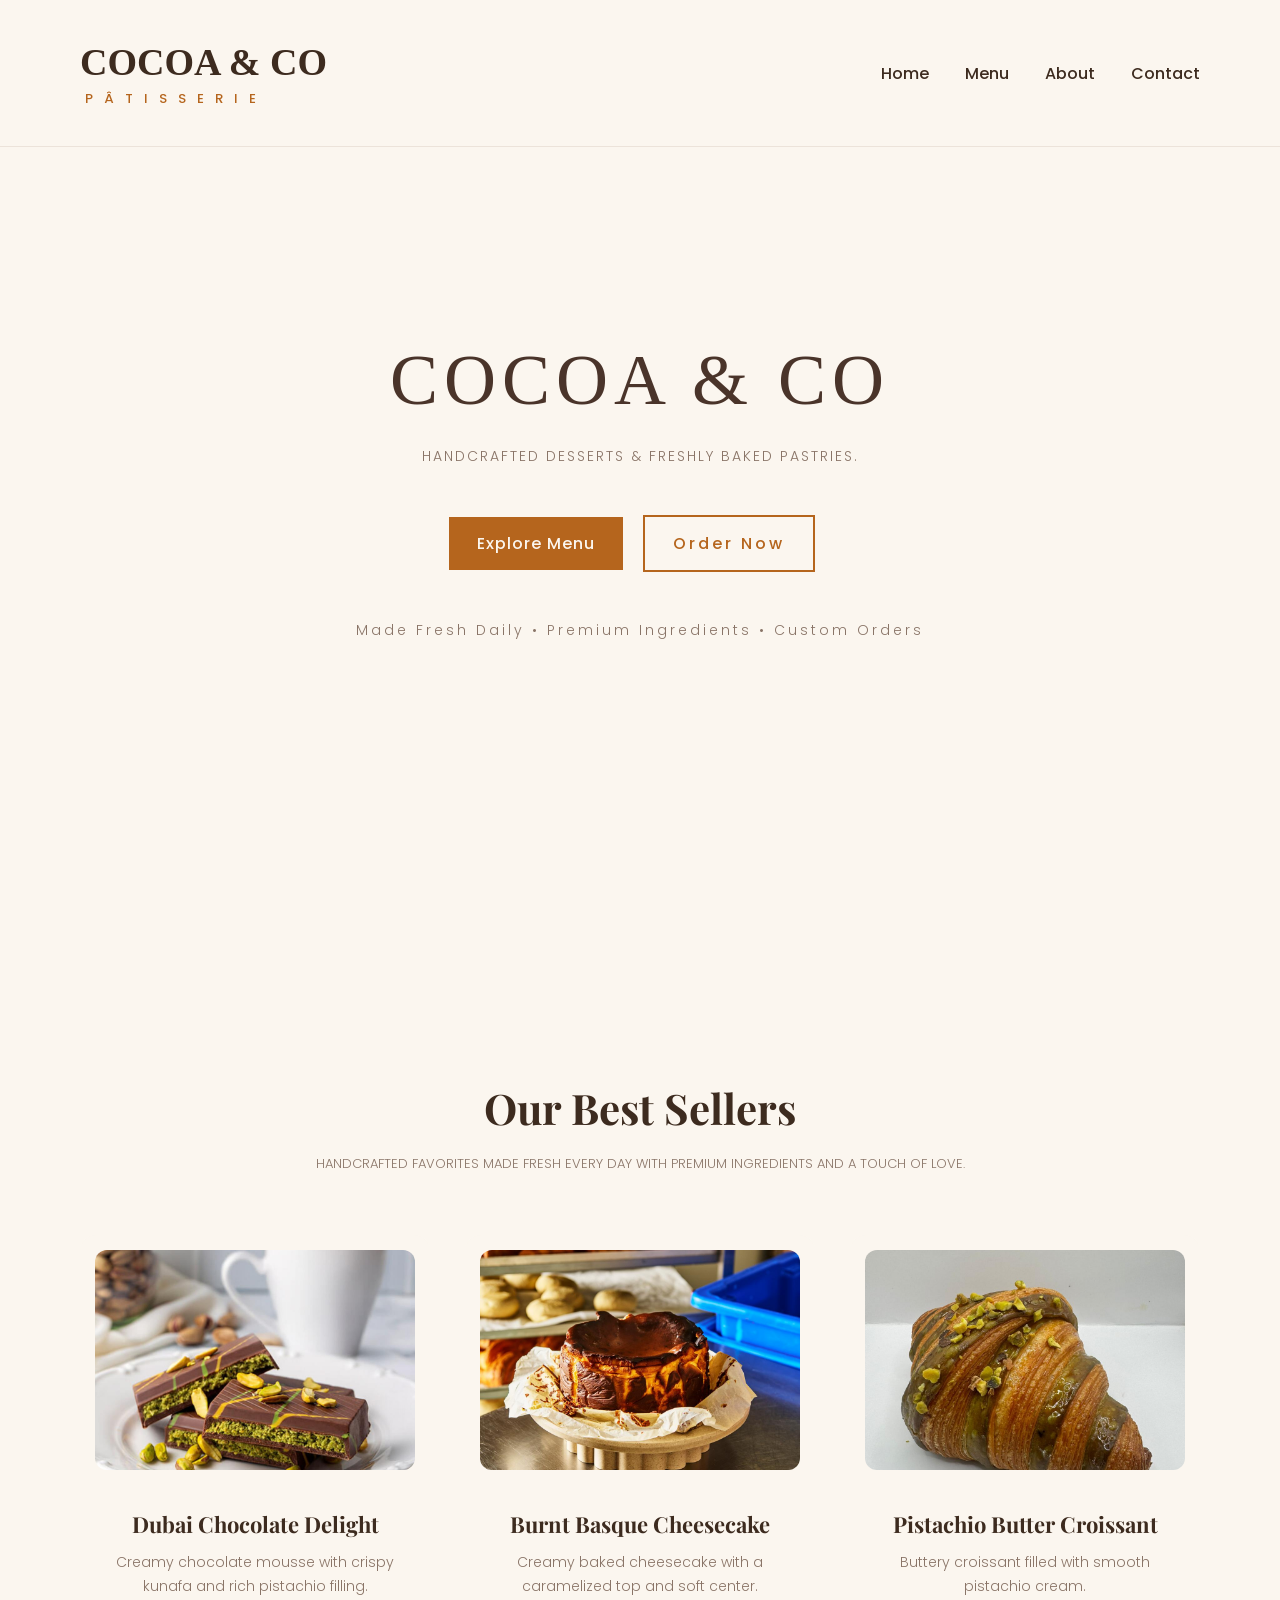
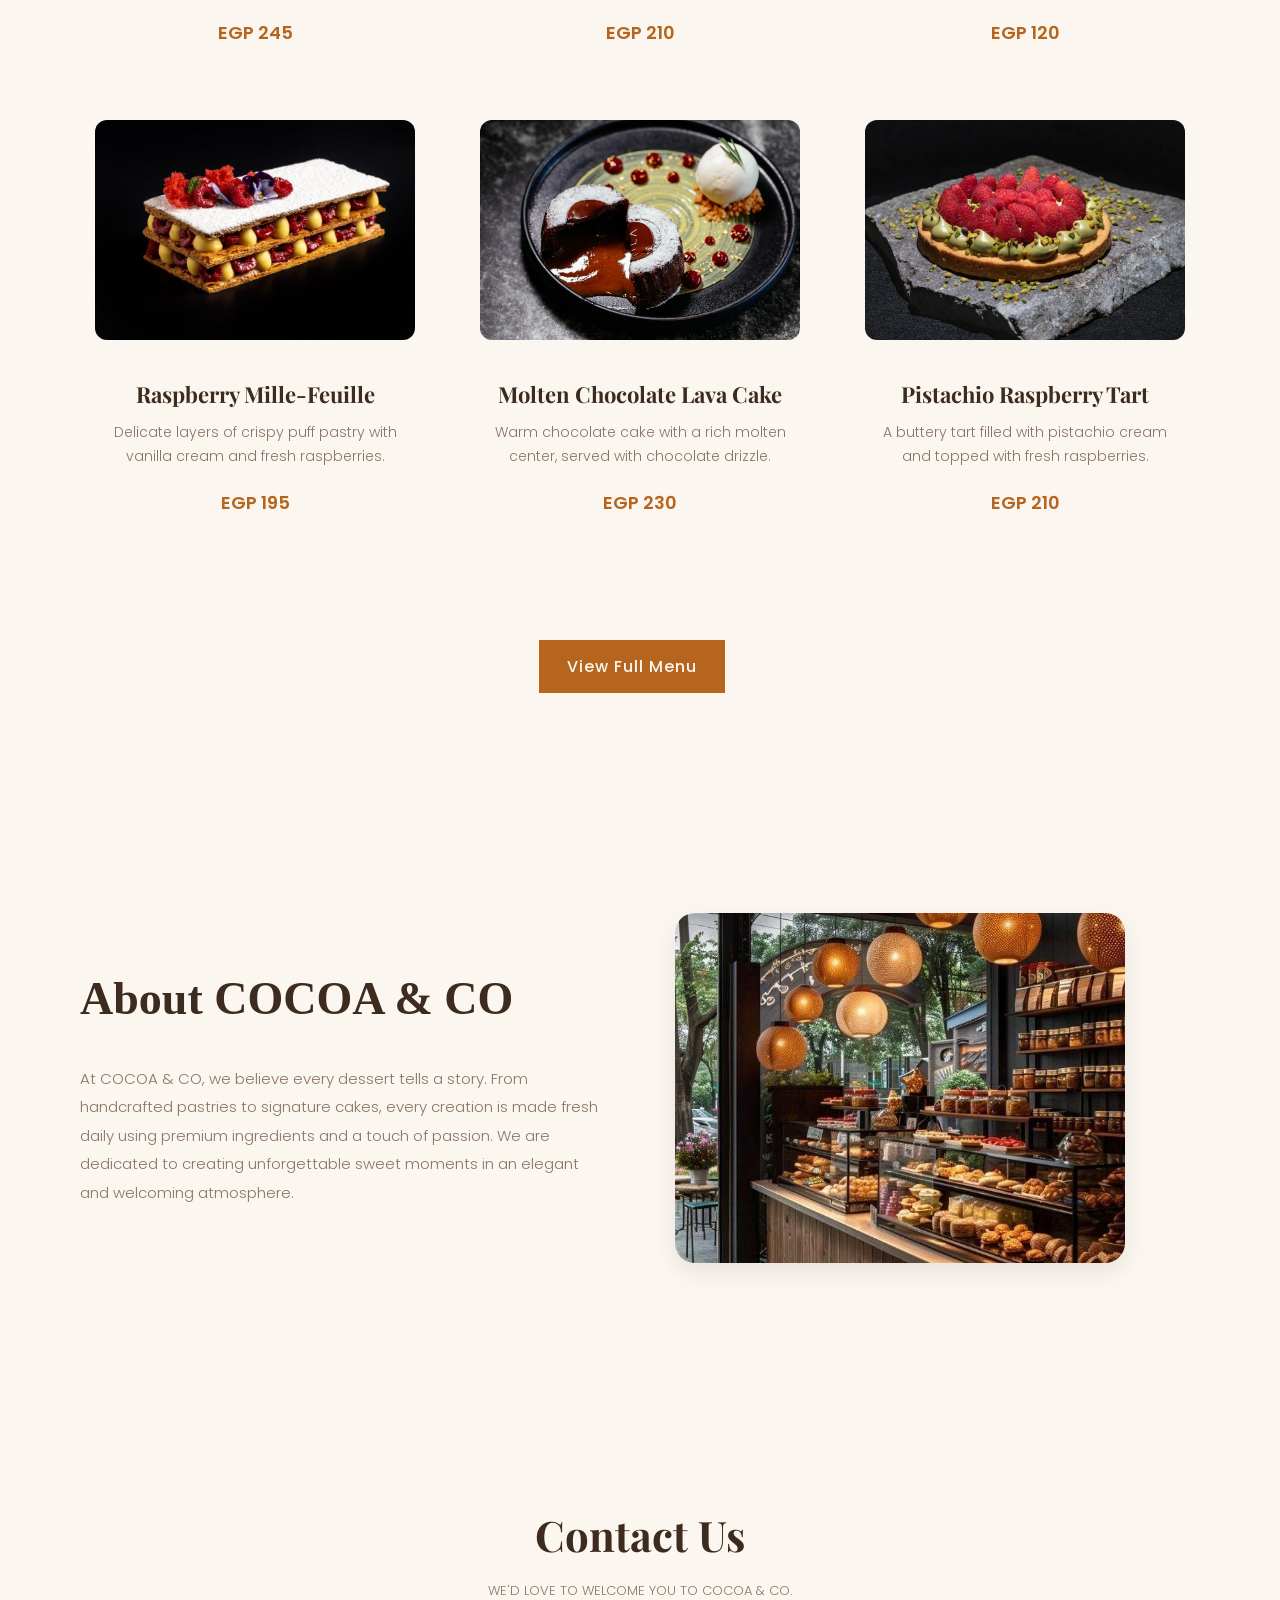
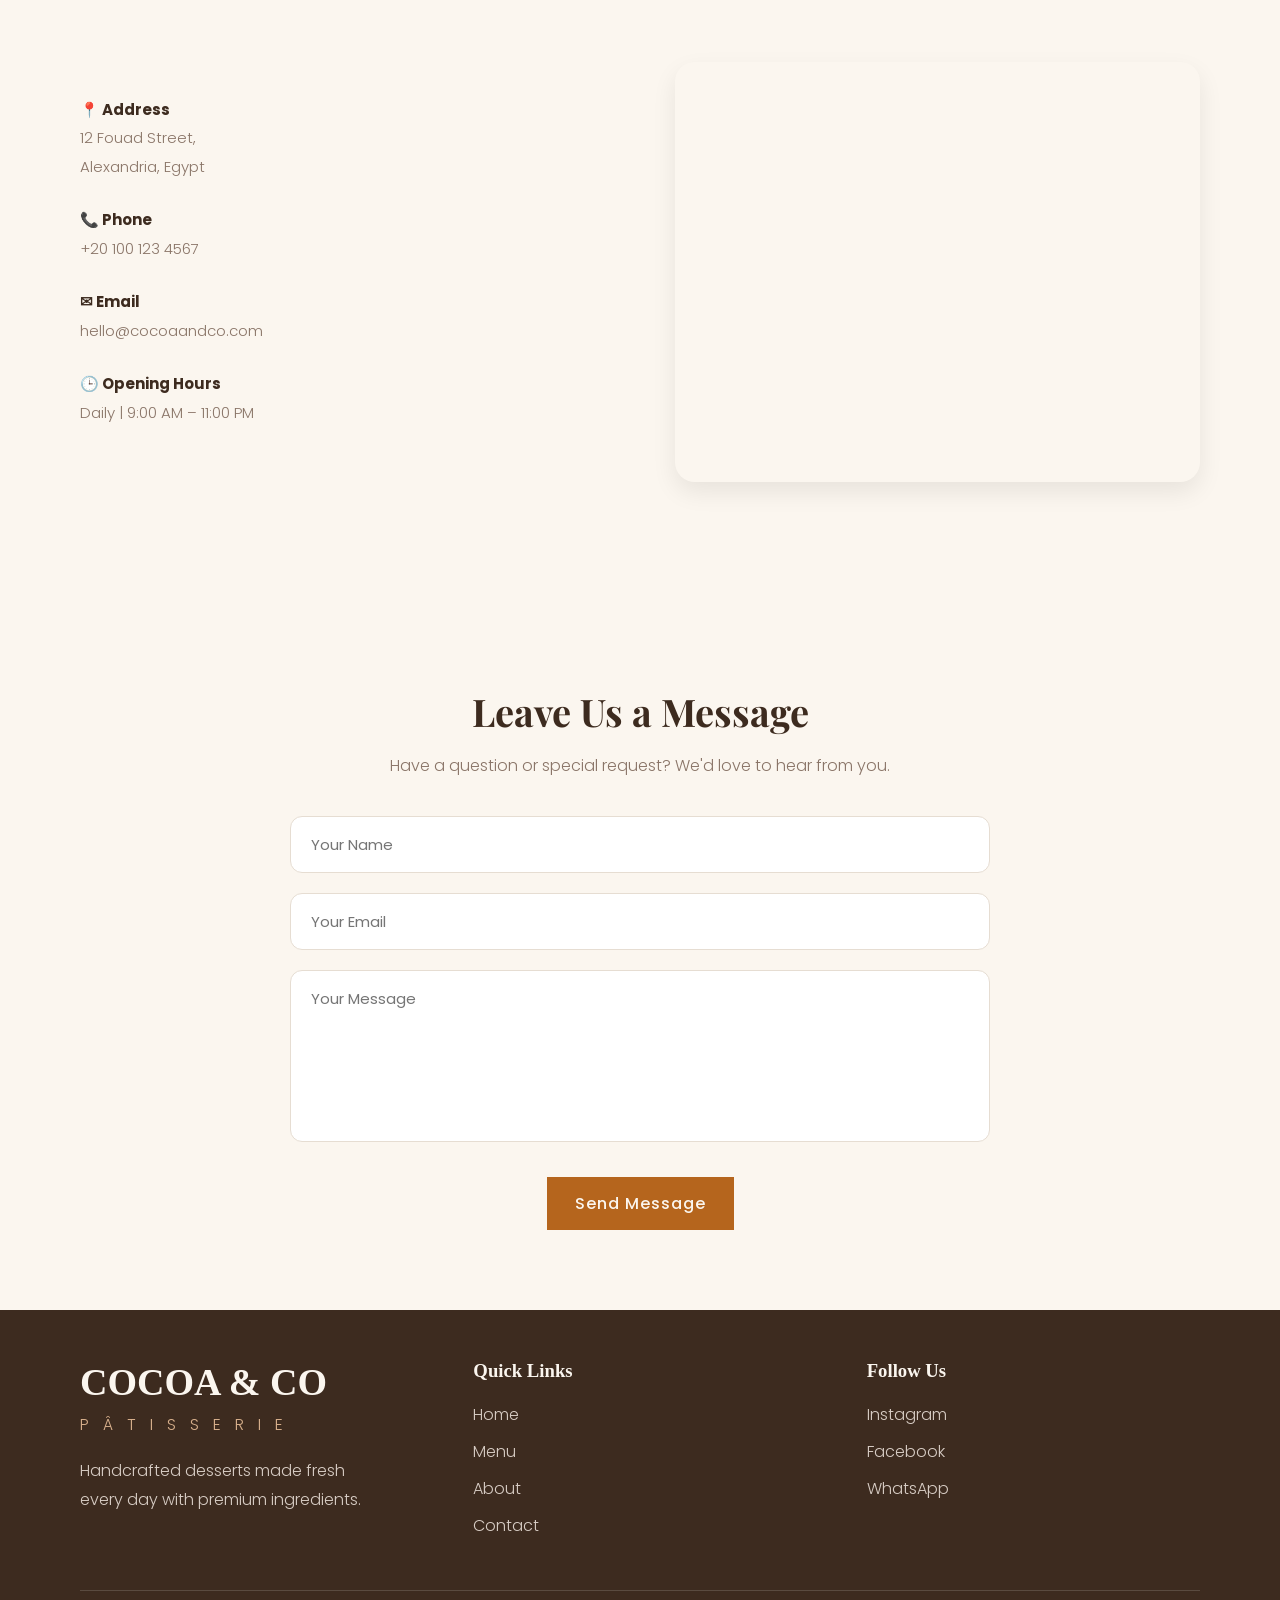
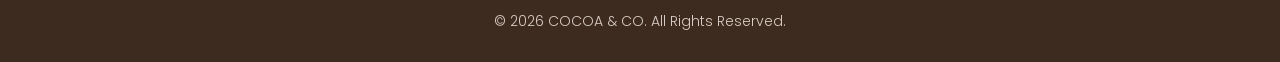
<file: index.html>
<!DOCTYPE html>
<html lang="en">
<head>
    <title>
        COCOA & CO
    </title>
    <meta charset="UTF-8">
    <meta name="viewport" content="width=device-width, initial-scale=1.0">
   <link rel="preconnect" href="https://fonts.googleapis.com">
<link rel="preconnect" href="https://fonts.gstatic.com" crossorigin>
<link href="https://fonts.googleapis.com/css2?family=Arimo:ital,wght@0,400..700;1,400..700&family=Playfair+Display:ital,wght@0,400..900;1,400..900&family=Poppins:ital,wght@0,100;0,200;0,300;0,400;0,500;0,600;0,700;0,800;0,900;1,100;1,200;1,300;1,400;1,500;1,600;1,700;1,800;1,900&display=swap" rel="stylesheet">

<link rel="stylesheet" href="style.css">

</head>
<body>
    <section class="hero" id="hero">
        <div class="container">
            <h1 class="fadein">
                COCOA & CO
            </h1>

            <p class="info">
                  Handcrafted desserts & freshly baked pastries.
            </p> 

            <a href="menu.html" class="btn">Explore Menu</a>
             <a href="#contact" class="btw">Order Now</a>
             <p class="int">
                Made Fresh Daily • Premium Ingredients • Custom Orders
             </p>
        </div>
    </section>

    <header class="header">
    <nav class="navbar">

        <div class="logo">
            <h2>COCOA & CO</h2>
            <p>P Â T I S S E R I E</p>
        </div>

        <div id="navbar">
            <ul>
                 <li><a href="#hero">Home</a></li>
                <li><a href="menu.html">Menu</a></li>
                <li><a href="#about">About</a></li>
                <li><a href="#contact">Contact</a></li>
            </ul>
        </div>

    </nav>
</header>

<section class="bestsellers" >
    <div class="sectiontitle">
        <h2>
            our best sellers
        </h2>
        <p>Handcrafted favorites made fresh every day with premium ingredients and a touch of love.</p>
    </div>
    <div class="cards">
       <div class="product">
        <img src="ph1.jpg">
        <h3>Dubai Chocolate Delight</h3>
        <p>Creamy chocolate mousse with crispy kunafa and rich pistachio filling.</p>
        <span>EGP 245</span>
    </div>
    <div class="product">
        <img src="ph2.jpg">
        <h3>Burnt Basque Cheesecake</h3>
        <p>Creamy baked cheesecake with a caramelized top and soft center.</p>
        <span>EGP 210</span>
    </div>

    <div class="product">
        <img src="ph3.jpg">
        <h3>Pistachio Butter Croissant</h3>
        <p>Buttery croissant filled with smooth pistachio cream.</p>
        <span>EGP 120</span>
    </div>

    <div class="product">
        <img src="ph4.jpg">
        <h3>Raspberry Mille-Feuille</h3>
        <p>Delicate layers of crispy puff pastry with vanilla cream and fresh raspberries.</p>
        <span>EGP 195</span>
    </div>
    <div class="product">
        <img src="ph5.jpg">
        <h3>Molten Chocolate Lava Cake</h3>
        <p>Warm chocolate cake with a rich molten center, served with chocolate drizzle.</p>
        <span>EGP 230</span>
    </div>
    <div class="product">
        <img src="ph6.jpg">
        <h3>Pistachio Raspberry Tart</h3>
        <p>A buttery tart filled with pistachio cream and topped with fresh raspberries.</p>
        <span>EGP 210</span>
    </div>
    </div>
    <div class="menu-btn">
        <a href="menu.html" class="btn">view full menu</a>
    </div>
</section>
<section id="about" class="about">

    <div class="about-container">

        <div class="about-content">
            <h2>About COCOA & CO</h2>

            <p>
                At COCOA & CO, we believe every dessert tells a story.
                From handcrafted pastries to signature cakes, every creation
                is made fresh daily using premium ingredients and a touch of
                passion. We are dedicated to creating unforgettable sweet
                moments in an elegant and welcoming atmosphere.
            </p>
        </div>

        <div class="about-image">
            <img src="ph31.jpg" >
        </div>

    </div>

</section>
<section id="contact" class="contact">

    <div class="sectiontitle">
        <h2>Contact Us</h2>
        <p>We'd love to welcome you to COCOA & CO.</p>
    </div>

    <div class="contact-container">

        <div class="contact-info">


            <p>
                <strong>📍 Address</strong><br>
                12 Fouad Street,<br>
                Alexandria, Egypt
            </p>

            <p>
                <strong>📞 Phone</strong><br>
                +20 100 123 4567
            </p>

            <p>
                <strong>✉ Email</strong><br>
                hello@cocoaandco.com
            </p>

            <p>
                <strong>🕒 Opening Hours</strong><br>
                Daily | 9:00 AM – 11:00 PM
            </p>

        </div>

        <div class="contact-map">

            <iframe
                src="https://www.google.com/maps?q=12%20Fouad%20Street,%20Alexandria,%20Egypt&output=embed"
                loading="lazy"
                allowfullscreen=""
                referrerpolicy="no-referrer-when-downgrade">
            </iframe>

        </div>

    </div>

</section>
<div class="contact-form">

    <h3>Leave Us a Message</h3>
    <p>Have a question or special request? We'd love to hear from you.</p>

    <form id="contactForm">

        <input type="text" id="name" placeholder="Your Name" required>

        <input type="email" id="email" placeholder="Your Email" required>

        <textarea id="message" placeholder="Your Message" rows="6" required></textarea>

        <button type="submit" class="btn">
            Send Message
        </button>

    </form>

</div>
<footer class="footer">

    <div class="footer-container">

        <div class="footer-logo">
            <h2>COCOA & CO</h2>
            <p>P Â T I S S E R I E</p>

            <span>
                Handcrafted desserts made fresh every day with premium ingredients.
            </span>
        </div>

        <div class="footer-links">
            <h3>Quick Links</h3>

            <a href="#hero">Home</a>
            <a href="menu.html">Menu</a>
            <a href="#about">About</a>
            <a href="#contact">Contact</a>
        </div>

        <div class="footer-social">
            <h3>Follow Us</h3>

            <a href="#">Instagram</a>
            <a href="#">Facebook</a>
            <a href="#">WhatsApp</a>
        </div>

    </div>

    <hr>

    <p class="copyright">
        © 2026 COCOA & CO. All Rights Reserved.
    </p>

</footer>
<script src="main.js"></script>

</body>
</html>
</file>
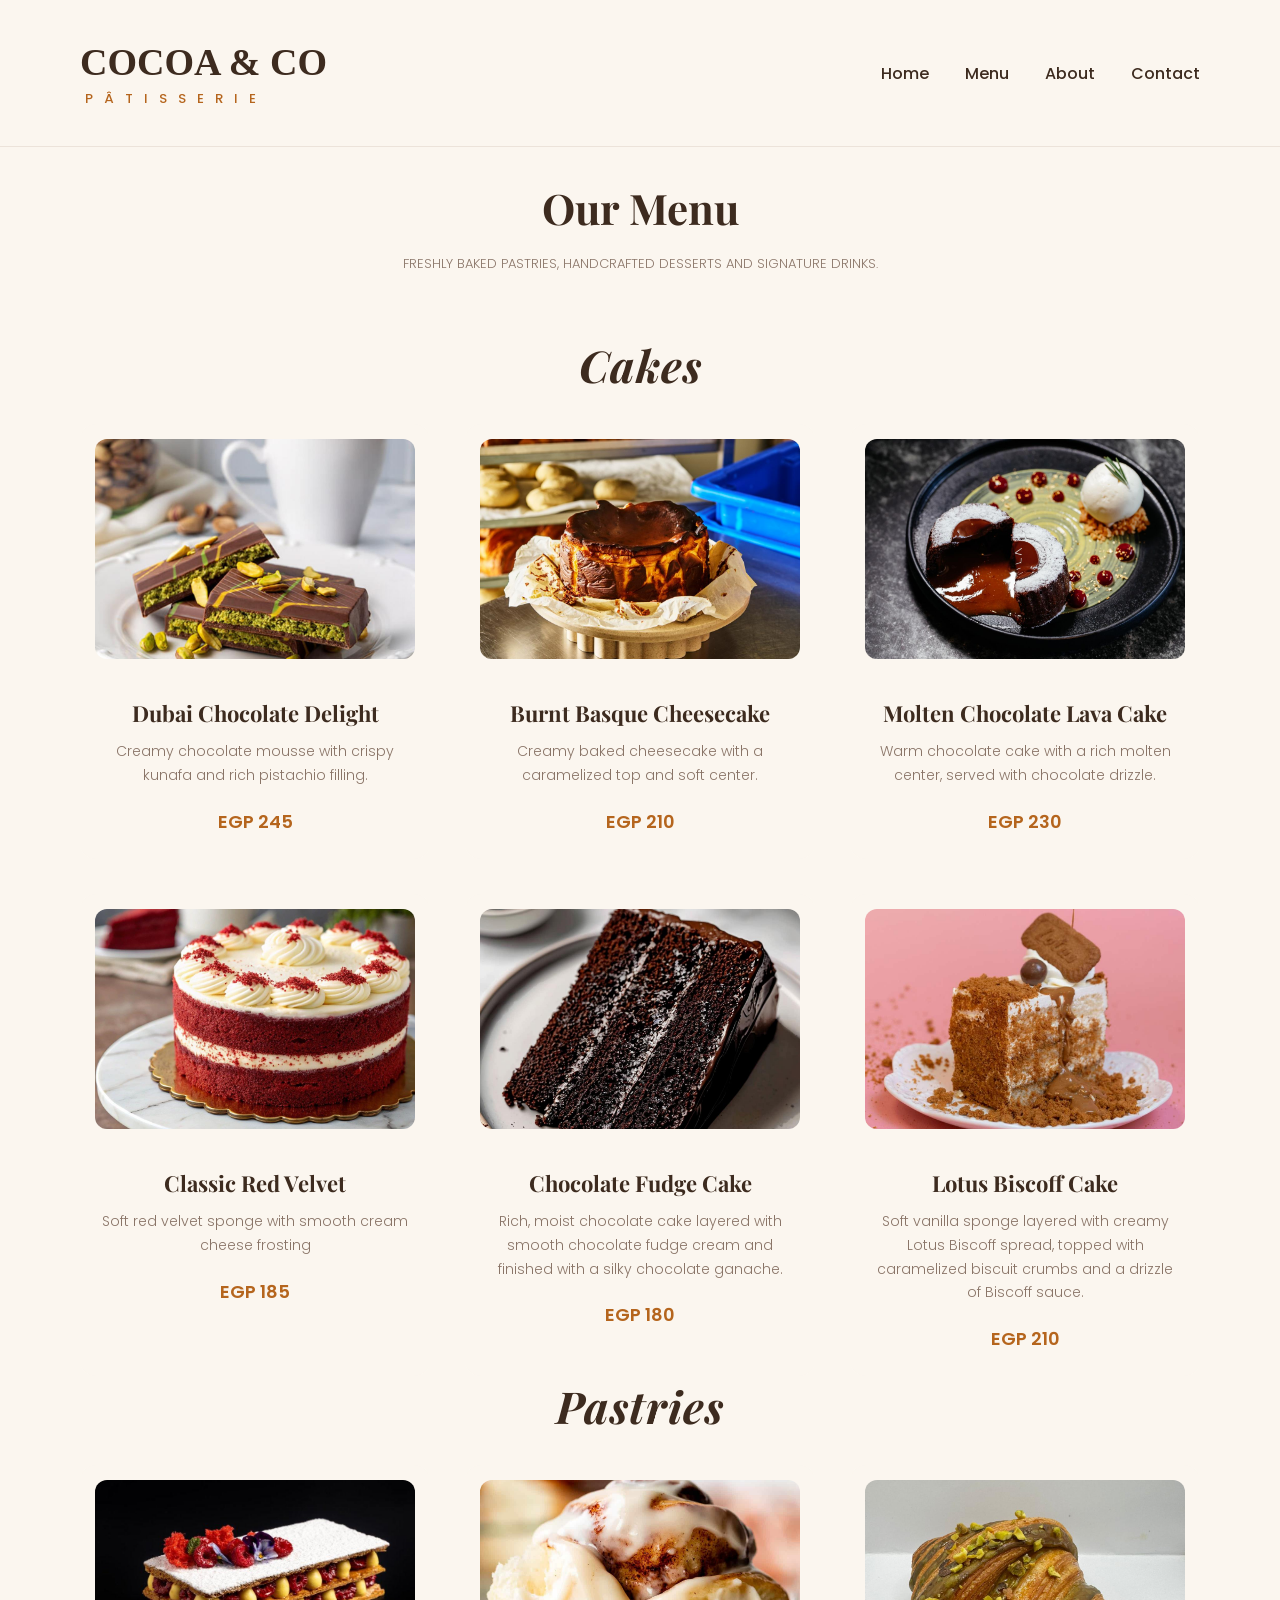
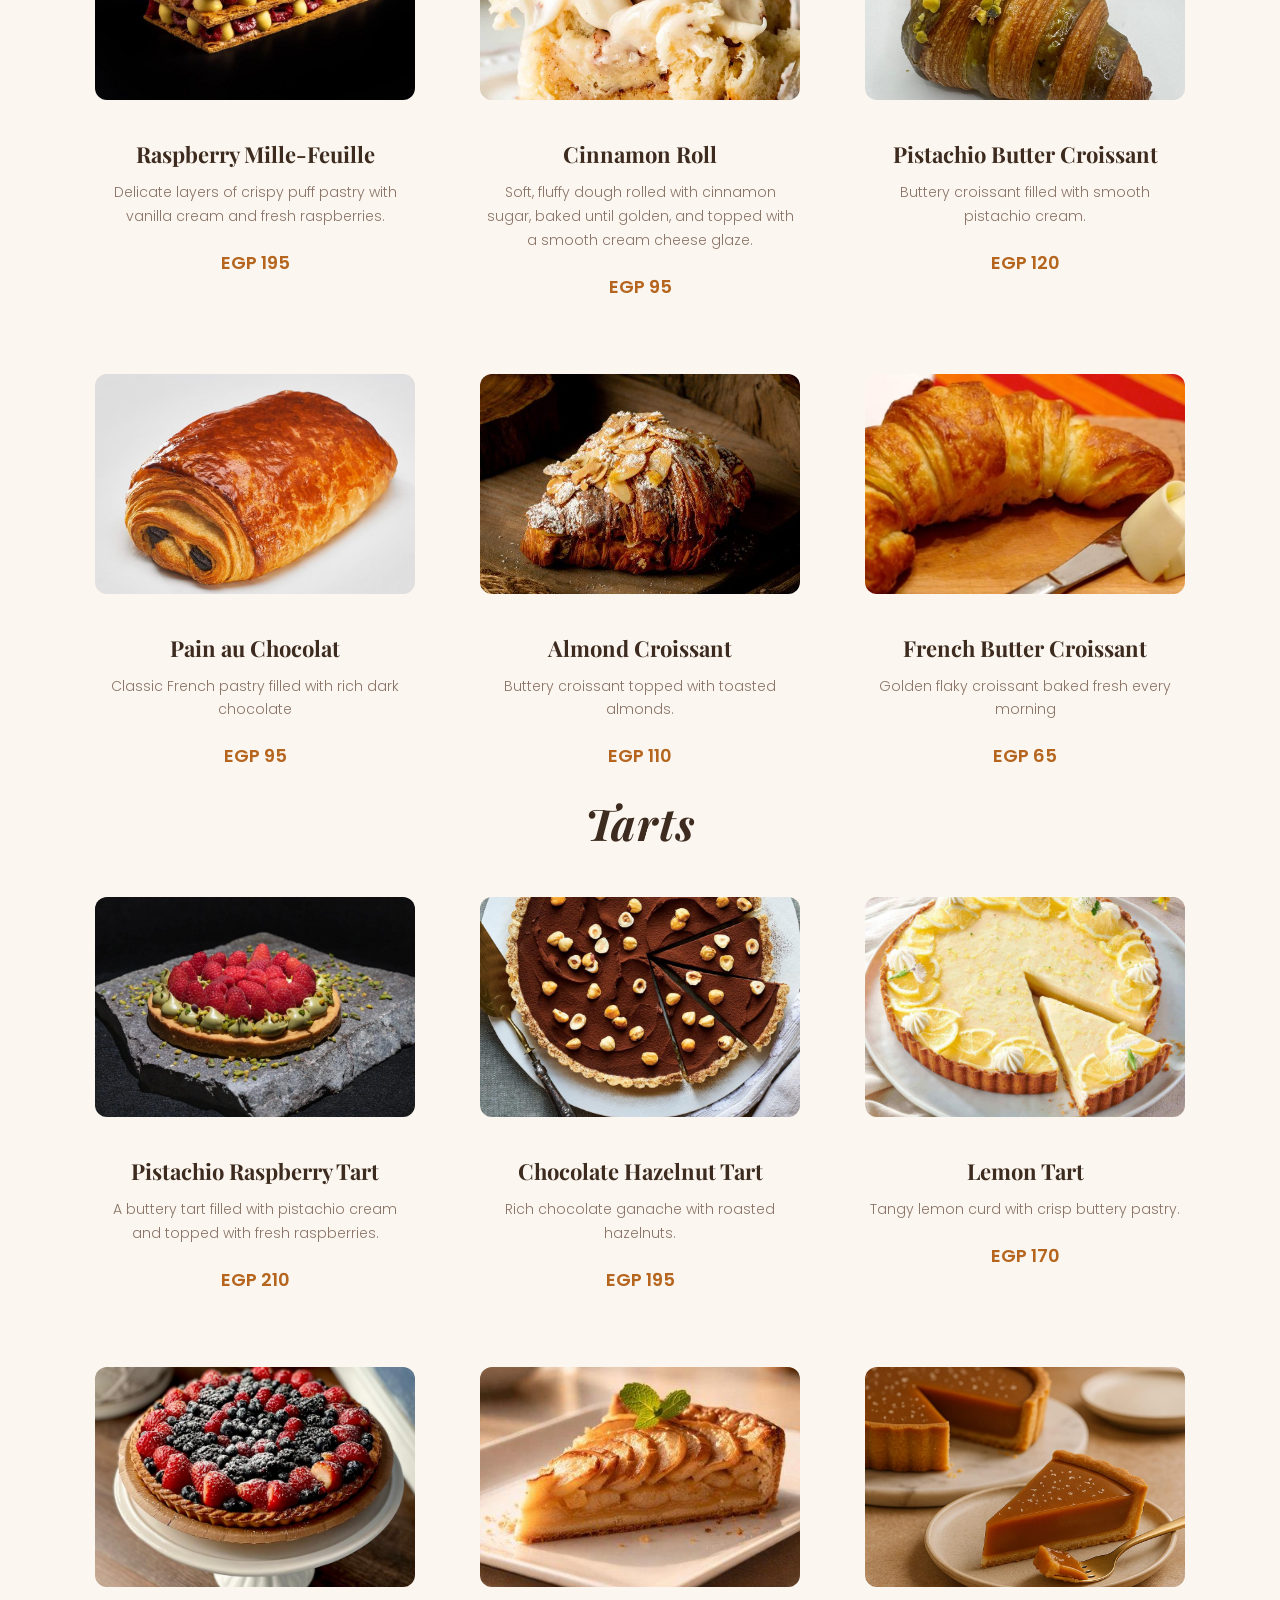
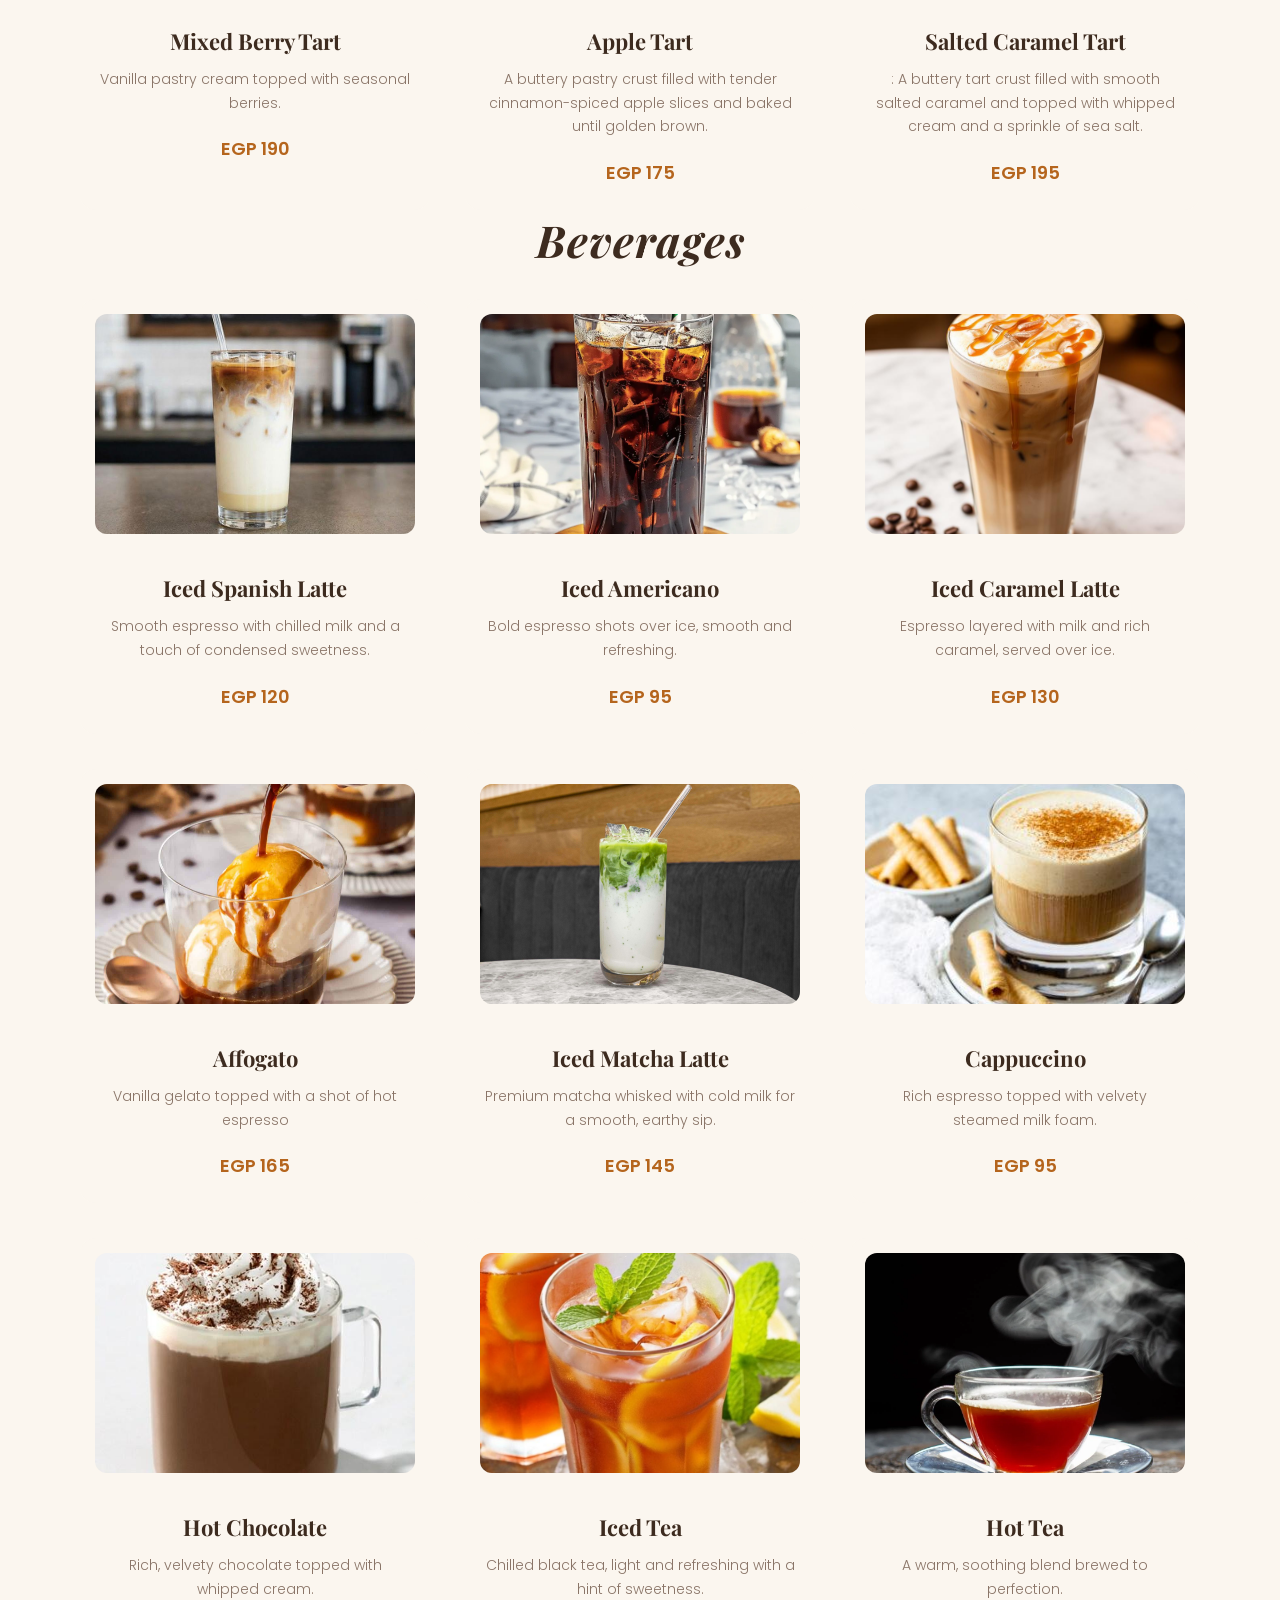
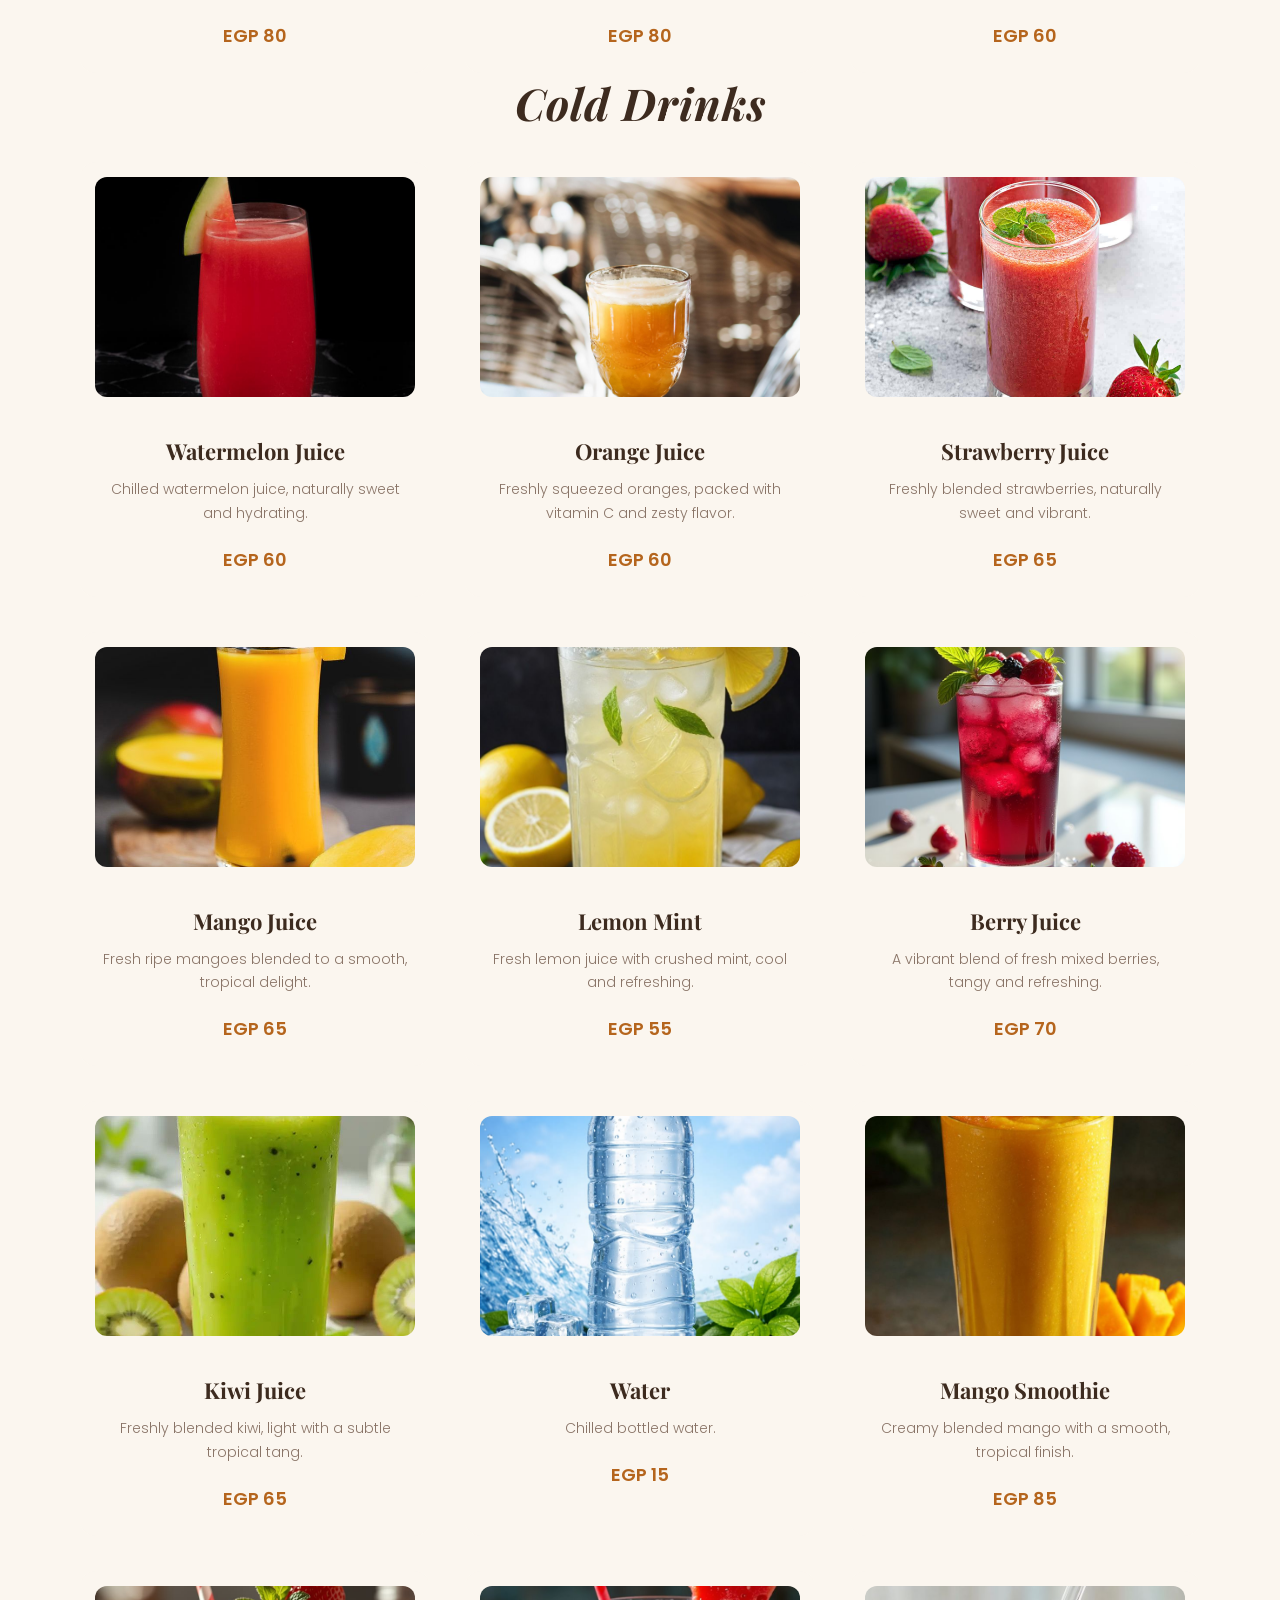
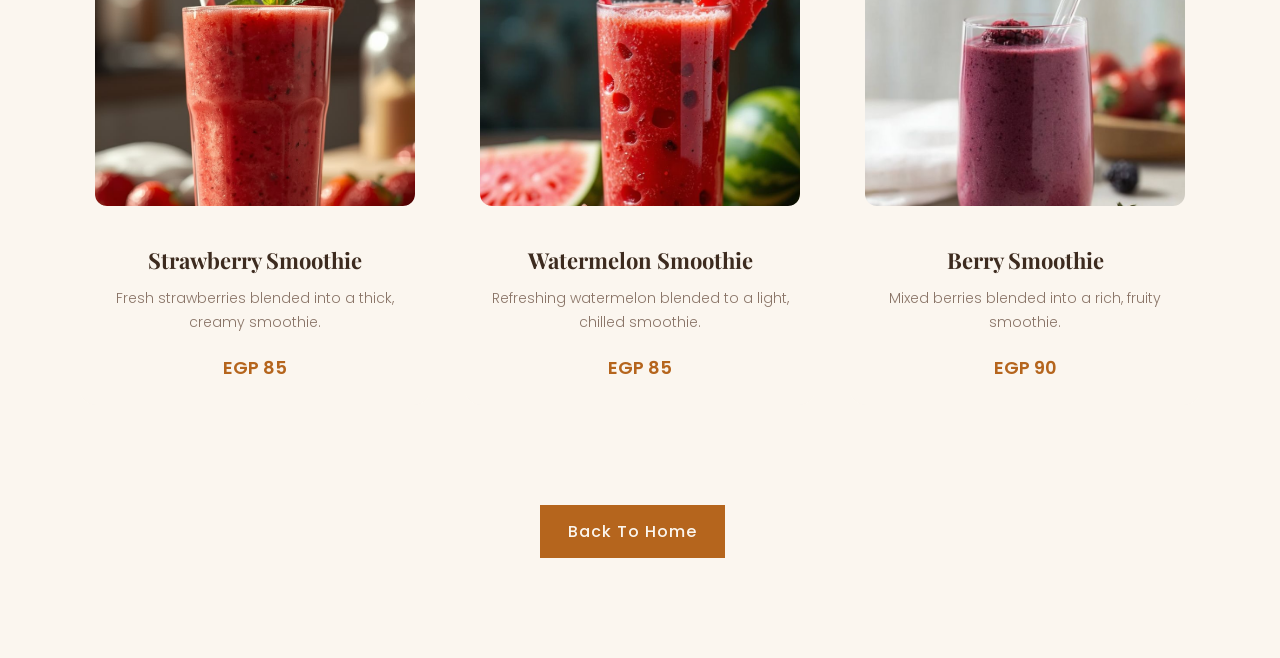
<file: menu.html>
<!DOCTYPE html>
<html lang="en">
<head>
    <title>
        Menu | COCOA & CO
    </title>
    <meta charset="UTF-8">
    <meta name="viewport" content="width=device-width, initial-scale=1.0">
   <link rel="preconnect" href="https://fonts.googleapis.com">
<link rel="preconnect" href="https://fonts.gstatic.com" crossorigin>
<link href="https://fonts.googleapis.com/css2?family=Arimo:ital,wght@0,400..700;1,400..700&family=Playfair+Display:ital,wght@0,400..900;1,400..900&family=Poppins:ital,wght@0,100;0,200;0,300;0,400;0,500;0,600;0,700;0,800;0,900;1,100;1,200;1,300;1,400;1,500;1,600;1,700;1,800;1,900&display=swap" rel="stylesheet">

<link rel="preconnect" href="https://fonts.googleapis.com">
<link rel="preconnect" href="https://fonts.gstatic.com" crossorigin>
<link href="https://fonts.googleapis.com/css2?family=Arimo:ital,wght@0,400..700;1,400..700&family=Playfair+Display:ital,wght@0,400..900;1,400..900&family=Poppins:ital,wght@0,100;0,200;0,300;0,400;0,500;0,600;0,700;0,800;0,900;1,100;1,200;1,300;1,400;1,500;1,600;1,700;1,800;1,900&display=swap" rel="stylesheet">

<link rel="stylesheet" href="style.css">

</head>
<body>
     <header class="header">
    <nav class="navbar">

        <div class="logo">
            <h2>COCOA & CO</h2>
            <p>P Â T I S S E R I E</p>
        </div>

        <div id="navbar">
            <ul>
                 <li><a href="index.html">Home</a></li>
                <li><a href="menu.html">Menu</a></li>
                <li><a href="index.html#about">About</a></li>
                <li><a href="index.html#contact">Contact</a></li>
            </ul>
        </div>

    </nav>
</header>
<section class="bestsellers">
    <div class="sectiontitle">
         <h2>our menu</h2>
         <p>Freshly baked pastries, handcrafted desserts and signature drinks.</p>

    </div>
    <h3 class="title">cakes</h3>
    <div class="cards">
      <div class="product">
        <img src="ph1.jpg">
        <h3>Dubai Chocolate Delight</h3>
        <p>Creamy chocolate mousse with crispy kunafa and rich pistachio filling.</p>
        <span>EGP 245</span>
    </div>
    <div class="product">
        <img src="ph2.jpg">
        <h3>Burnt Basque Cheesecake</h3>
        <p>Creamy baked cheesecake with a caramelized top and soft center.</p>
        <span>EGP 210</span>
    </div>
     <div class="product">
        <img src="ph5.jpg">
        <h3>Molten Chocolate Lava Cake</h3>
        <p>Warm chocolate cake with a rich molten center, served with chocolate drizzle.</p>
        <span>EGP 230</span>
    </div>
    <div class="product"  >
        <img src="ph7.jpg">
        <h3>Classic Red Velvet</h3>
        <p>Soft red velvet sponge with smooth cream cheese frosting</p>
        <span>EGP 185</span>
    </div>
    <div class="product">
        <img src="ph8.jpg">
        <h3>Chocolate Fudge Cake</h3>
        <p>
         Rich, moist chocolate cake layered with smooth chocolate fudge cream and finished with a silky chocolate ganache.
        </p>
        <span> EGP 180</span>
    </div>
    <div class="product">
        <img src="ph37.jpg">
        <h3>Lotus Biscoff Cake</h3>
        <p>
          Soft vanilla sponge layered with creamy Lotus Biscoff spread, topped with caramelized biscuit crumbs and a drizzle of Biscoff sauce.
        </p>
        <span>EGP 210 </span>

    </div>
    </div>

    <h3 class="title">Pastries</h3>
    <div class="cards">
     <div class="product">
        <img src="ph4.jpg">
        <h3>Raspberry Mille-Feuille</h3>
        <p>Delicate layers of crispy puff pastry with vanilla cream and fresh raspberries.</p>
        <span>EGP 195</span>
    </div>
     <div class="product">
        <img src="ph38.jpg">
        <h3>Cinnamon Roll</h3>
        <p>Soft, fluffy dough rolled with cinnamon sugar, baked until golden, and topped with a smooth cream cheese glaze.</p>
        <span> EGP 95</span>
    </div>
    <div class="product">
        <img src="ph3.jpg">
        <h3>Pistachio Butter Croissant</h3>
        <p>Buttery croissant filled with smooth pistachio cream.</p>
        <span>EGP 120</span>
    </div>
    <div class="product">
        <img src="ph9.jpg">
        <h3>Pain au Chocolat</h3>
        <p>Classic French pastry filled with rich dark chocolate</p>
        <span>EGP 95</span>
    </div>
    <div class="product">
        <img src="ph10.jpg">
        <h3>Almond Croissant</h3>
        <p>Buttery croissant topped with toasted almonds.</p>
        <span>EGP 110 </span>
    </div>
    <div class="product">
        <img src="ph11.jpg">
        <h3>French Butter Croissant</h3>
        <p> Golden flaky croissant baked fresh every morning</p>
        <span>EGP 65 </span>
    </div>
    
   
    </div>
    <h3 class="title">tarts</h3>
    <div class="cards">
        <div class="product">
        <img src="ph6.jpg">
        <h3>Pistachio Raspberry Tart</h3>
        <p>A buttery tart filled with pistachio cream and topped with fresh raspberries.</p>
        <span>EGP 210</span>
    </div>
    <div class="product">
        <img src="ph12.jpg">
        <h3>Chocolate Hazelnut Tart</h3>
        <p>Rich chocolate ganache with roasted hazelnuts.</p>
        <span>EGP 195</span>
    </div>
    <div class="product">
        <img src="ph13.jpg">
        <h3>Lemon Tart</h3>
        <p>Tangy lemon curd with crisp buttery pastry.</p>
        <span>EGP 170</span>
    </div>
    <div class="product">
        <img src="ph14.jpg">
        <h3>Mixed Berry Tart</h3>
        <p>Vanilla pastry cream topped with seasonal berries.</p>
        <span>EGP 190</span>
    </div>
    <div class="product">
        <img src="ph39.jpg">
        <h3>Apple Tart</h3>
        <p>A buttery pastry crust filled with tender cinnamon-spiced apple slices and baked until golden brown.</p>
        <span>EGP 175 </span>
    </div>
    <div class="product">
        <img src="ph40.jpg">
        <h3>Salted Caramel Tart</h3>
        <p>: A buttery tart crust filled with smooth salted caramel and topped with whipped cream and a sprinkle of sea salt.</p>
        <span> EGP 195</span>
    </div>
    </div>
    <h3 class="title">beverages</h3>
    <div class="cards">
        <div class="product">
            <img src="ph20.jpg">
            <h3>Iced Spanish Latte</h3>
              <p>Smooth espresso with chilled milk and a touch of condensed sweetness.</p>
            <span>EGP 120</span>
        </div>
         <div class="product">
            <img src="ph21.webp">
            <h3>Iced Americano</h3>
            <p>Bold espresso shots over ice, smooth and refreshing.</p>
            <span>EGP 95</span>
        </div>
         <div class="product">
            <img src="ph17.jpg">
            <h3>Iced Caramel Latte</h3>
             <p>Espresso layered with milk and rich caramel, served over ice.</p>
            <span>EGP 130</span>
        </div>
         <div class="product">
            <img src="ph16.jpg">
            <h3>Affogato</h3>
            <p>Vanilla gelato topped with a shot of hot espresso</p>
            <span>EGP 165</span>
        </div>
         <div class="product">
            <img src="ph15.jpg">
            <h3>Iced Matcha Latte</h3>
             <p>Premium matcha whisked with cold milk for a smooth, earthy sip.</p>
            <span>EGP 145</span>
        </div>
         <div class="product">
            <img src="ph18.jpg">
            <h3>Cappuccino</h3>
            <p>Rich espresso topped with velvety steamed milk foam.</p>
            <span>EGP 95</span>
        </div>
        <div class="product">
            <img src="ph19.jpg">
            <h3>Hot Chocolate</h3>
             <p>Rich, velvety chocolate topped with whipped cream.</p>
            <span>EGP 80</span>
        </div>
        <div class="product">
            <img src="ph22.jpg">
            <h3>Iced Tea</h3>
             <p>Chilled black tea, light and refreshing with a hint of sweetness.</p>
            <span>EGP 80</span>
        </div>
        <div class="product">
            <img src="ph23.webp">
            <h3>Hot Tea</h3>
             <p>A warm, soothing blend brewed to perfection.</p>
            <span>EGP 60</span>
        </div>

    </div>
    <h3 class="title">cold drinks</h3>
    <div class="cards">
        <div class="product">
    <img src="ph24.jpg">
    <h3>Watermelon Juice</h3>
    <p>Chilled watermelon juice, naturally sweet and hydrating.</p>
    <span>EGP 60</span>
</div>

<div class="product">
    <img src="ph25.jpg">
    <h3>Orange Juice</h3>
    <p>Freshly squeezed oranges, packed with vitamin C and zesty flavor.</p>
    <span>EGP 60</span>
</div>

<div class="product">
    <img src="ph26.jpg">
    <h3>Strawberry Juice</h3>
    <p>Freshly blended strawberries, naturally sweet and vibrant.</p>
    <span>EGP 65</span>
</div>

<div class="product">
    <img src="ph27.jpg">
    <h3>Mango Juice</h3>
    <p>Fresh ripe mangoes blended to a smooth, tropical delight.</p>
    <span>EGP 65</span>
</div>

<div class="product">
    <img src="ph28.jpg">
    <h3>Lemon Mint</h3>
    <p>Fresh lemon juice with crushed mint, cool and refreshing.</p>
    <span>EGP 55</span>
</div>

<div class="product">
    <img src="ph29.jpg">
    <h3>Berry Juice</h3>
    <p>A vibrant blend of fresh mixed berries, tangy and refreshing.</p>
    <span>EGP 70</span>
</div>

<div class="product">
    <img src="ph30.jpg">
    <h3>Kiwi Juice</h3>
    <p>Freshly blended kiwi, light with a subtle tropical tang.</p>
    <span>EGP 65</span>
</div>

<div class="product">
    <img src="ph32.jpg">
    <h3>Water</h3>
    <p>Chilled bottled water.</p>
    <span>EGP 15</span>
</div>

<div class="product">
    <img src="ph33.jpg">
    <h3>Mango Smoothie</h3>
    <p>Creamy blended mango with a smooth, tropical finish.</p>
    <span>EGP 85</span>
</div>

<div class="product">
    <img src="ph34.jpg">
    <h3>Strawberry Smoothie</h3>
    <p>Fresh strawberries blended into a thick, creamy smoothie.</p>
    <span>EGP 85</span>
</div>

<div class="product">
    <img src="ph35.jpg">
    <h3>Watermelon Smoothie</h3>
    <p>Refreshing watermelon blended to a light, chilled smoothie.</p>
    <span>EGP 85</span>
</div>

<div class="product">
    <img src="ph36.jpg">
    <h3>Berry Smoothie</h3>
    <p>Mixed berries blended into a rich, fruity smoothie.</p>
    <span>EGP 90</span>
</div>
    </div>
    <div class="menu-btn">

        <a href="index.html" class="btn">Back To Home</a>
    </div>
    
    

    
    
   
        
  
</section>


</body>
</html>
</file>
<file: style.css>
html {
    scroll-behavior: smooth;
 }
 * { margin: 0; padding: 0; box-sizing: border-box; }
body {
     background-color:#fbf6ef ;
    font-weight: 300;
}

.hero{
    position: relative;
    overflow: hidden;
    background-color: #fbf6ef;
     min-height: 100vh;
    display: flex;
    justify-content: center;
    align-items: center;
    text-align: center;
    padding: 120px 40px 40px;
      z-index: 0;
}
   
  
  

  
 
  .container {
    max-width: 600px;
  }
  
  
  .fadein { 
     opacity: 0;
    animation: fadeIn 1s ease forwards;
    animation-delay: 0.1s;
    font-family: Playfairdisplay;
    font-size: 72px;
    font-weight: 300;
    color: #4a342a;
    letter-spacing: 6px;
    margin-bottom: 24px;
  }
  .info {
     opacity: 0;
    animation: fadeIn 1s ease forwards;
    animation-delay: 0.3s;
    font-size: 14px;
    color: #8a7568;
    letter-spacing: 2px;
    text-transform: uppercase;
    margin-bottom: 8px;
    font-family: poppins;
  }
  .btn {
     opacity: 0;
    animation: fadeIn 1s ease forwards;
    animation-delay: 0.5s;
    margin-top: 40px;
   padding: 14px 28px;
    font-size: 16px;
    font-weight: 500;
    letter-spacing: 1px;
    text-decoration: none;
    display: inline-block;
    margin-right: 16px;
    font-family: poppins ;
    background: #b5651d;
    color: #fbf6ef;
    font-family: poppins;
    border: none;
    


  }
  .btn:hover {
    background:#8f4e16;
    cursor: pointer; }
.btw {
     opacity: 0;
    animation: fadeIn 1s ease forwards;
    animation-delay: 0.5s;
     margin-top: 40px;
   padding: 14px 28px;
    font-size: 16px;
    font-weight: 500;
    letter-spacing: 3px;
    text-decoration: none;
    display: inline-block;
    margin-right: 16px;
    background: transparent;
    color: #b5651d;
    Border: 2px solid #b5651d ;
    font-family: poppins ;




}
.btw:hover {
    background:#8f4e16 ;
    color:#fbf6ef ;
    border: 2px solid #8f4e16;
}

.int {
     opacity: 0;
    animation: fadeIn 1s ease forwards;
    animation-delay: 0.7s;
    margin-top: 48px;
    font-size: 14px;
    color: #8a7568;
    letter-spacing: 3px;
    text-transform: capitalize;
    font-family: poppins;
}
@keyframes fadeIn {
    from {
        opacity: 0;
        transform: translateY(30px);
    }
    to {
        opacity: 1;
        transform: translateY(0);
    }
}


.header {
    position: fixed;
    top: 0;
    left: 0;
    width: 100%;
    border-bottom: 1px solid #ece3da;
    background-color: #fbf6ef;
    padding: 20px 60px;
    z-index: 1000;
}

.navbar {
    display: flex;
    justify-content: space-between;
    align-items: center;
    padding: 20px 20px;
   
}



.logo {
    display: flex;
    flex-direction: column;
    line-height: 1.2;
}

.logo h2 {
    font-family: "Playfairdisplay", serif;
    font-size: 38px;
    font-weight: 700;
    color: #3d2b1f;
}

.logo p {
    font-family: "Poppins", sans-serif;
    font-size: 13px;
    font-weight: 500;
    letter-spacing: 4px;
    text-transform: uppercase;
    color: #b5651d;
    margin-top: 5px;
    margin-left: 5px;
}



#navbar ul {
    display: flex;
    align-items: center;
    gap: 36px;
}

#navbar ul li {
    list-style: none;
}

#navbar ul li a {
    position: relative;
    text-decoration: none;
    font-family: "Poppins", sans-serif;
    font-size: 16px;
    font-weight: 500;
    color: #3d2b1f;
    transition: color 0.3s ease;
}

#navbar ul li a:hover {
    color: #b5651d;
}

.bestsellers {
    background-color: #fbf6ef;
    padding: 180px 80px 100px;
}
.sectiontitle{
    text-align: center;
    margin-bottom: 60px;
}
.sectiontitle h2 {
    font-family: "playfair Display";
    font-size: 42px;
    font-weight: 700;
    color: #3d2b1f;
    margin-bottom: 16px;
    text-transform: capitalize;
}
.sectiontitle p {
     font-family: poppins;
    font-size: 13px;
    color: #8a7568;
    line-height: 1.8;
    max-width: 800px;
    margin: auto;
    text-transform: uppercase;
}

.product {
    background: #fbf6ef;
    border-radius: 16px;
    overflow: hidden;
    text-align: center;
    padding-bottom: 24px;
    transition: .3s ease;
}




.cards{
    display: grid;
    grid-template-columns: repeat(3, 1fr);
    gap: 35px;
}




.product:hover{
    transform: translateY(-8px);
    box-shadow: 0 10px 25px rgba(0,0,0,.08);
}

.product img{
    width: calc(100% - 30px);
    height: 220px;
    object-fit: cover;
    margin: 15px;
    border-radius: 12px;
}

.product h3{
    font-family: "Playfair Display", serif;
    font-size: 22px;
    color: #3d2b1f;
    margin-top: 20px;
    margin-bottom: 12px;
}

.product p{
    font-family: "Poppins", sans-serif;
    font-size: 14px;
    color: #8a7568;
    line-height: 1.7;
    padding: 0 20px;
    margin-bottom: 20px;
}

.product span{
    font-family: "Poppins", sans-serif;
    font-size: 18px;
    font-weight: 600;
    color: #b5651d;
}


.menu-btn{
    text-align: center;
    margin-top: 60px;
    text-transform: capitalize;
}
.title{
    font-family: 'Playfair Display', serif;
    font-size: 44px;
    font-style: italic;
    font-weight: 700;
    color: #3d2b1f;
    letter-spacing: 1px;
    text-align: center;
    margin-bottom: 30px;
    text-transform: capitalize;
}
.about{
    background-color: #fbf6ef;
    padding: 120px 80px;

}

.about-container{
    display: flex;
    justify-content: space-between;
    align-items: center;
    gap: 70px;
}

.about-content{
    flex: 1;
}

.about-content h2{
    font-family: "PlayfairDisplay", serif;
    font-size: 46px;
    color: #3d2b1f;
    margin-bottom: 40px;
}

.about-content p{
    font-family: "Poppins", sans-serif;
    font-size: 15px;
    color: #8a7568;
    line-height: 1.9;
    text-align: left;
}

.about-image{
    flex: 1;
}

.about-image img{
    width: 100%;
    max-width: 450px;
    height: 350px;
    object-fit: cover;
    border-radius: 20px;
    box-shadow: 0 10px 25px rgba(0,0,0,.08);
}
.contact{
    background-color:#fbf6ef;
    padding: 120px 80px;
    
}

.contact-container{
    display: flex;
    justify-content: space-between;
    align-items: center;
    gap: 70px;
    margin-top: 60px;
}

.contact-info{
    flex: 1;
}


.contact-info p{
    font-family: "Poppins", sans-serif;
    font-size: 15px;
    color: #8a7568;
    line-height: 1.9;
    margin-bottom: 25px;
}

.contact-info strong{
    color: #3d2b1f;
}

.contact-map{
    flex: 1;
}

.contact-map iframe{
    width: 100%;
    height: 420px;
    border: none;
    border-radius: 20px;
    box-shadow: 0 10px 25px rgba(0,0,0,.08);
}
.contact-form{
    max-width: 700px;
    margin: 80px auto 0;
    text-align: center;
    margin-bottom: 80px;
}

.contact-form h3{
    font-family: "Playfair Display", serif;
    font-size: 38px;
    color: #3d2b1f;
    margin-bottom: 15px;
}

.contact-form p{
    font-family: "Poppins", sans-serif;
    color: #8a7568;
    margin-bottom: 35px;
    line-height: 1.8;
}

.contact-form form{
    display: flex;
    flex-direction: column;
    gap: 20px;
}

.contact-form input,
.contact-form textarea{
    width: 100%;
    padding: 16px 20px;
    border: 1px solid #e6ddd2;
    border-radius: 12px;
    background: #fff;
    font-family: "Poppins", sans-serif;
    font-size: 15px;
    outline: none;
    transition: .3s;
}

.contact-form input:focus,
.contact-form textarea:focus{
    border-color: #b5651d;
}

.contact-form textarea{
    resize: none;
}

.contact-form .btn{
    width: fit-content;
    margin: 15px auto 0;
    opacity: 1;
    animation: none;
}
.footer{
    background: #3d2b1f;
    color: #fbf6ef;
    padding: 50px 80px 30px;
}

.footer-container{
    display: flex;
    justify-content: space-between;
    gap: 60px;
    margin-bottom: 40px;
}

.footer-logo,
.footer-links,
.footer-social{
    flex: 1;
}

.footer-logo h2{
    font-family: "PlayfairDisplay", serif;
    font-size: 38px;
    margin-bottom: 8px;
}

.footer-logo p{
    font-family: "Poppins", sans-serif;
    letter-spacing: 5px;
    color: #d8b08c;
    margin-bottom: 20px;
}

.footer-logo span{
    display: block;
    font-family: "Poppins", sans-serif;
    color: #d7ccc4;
    line-height: 1.8;
    max-width: 300px;
}

.footer-links h3,
.footer-social h3{
    font-family: "PlayfairDisplay", serif;
    margin-bottom: 20px;
}

.footer-links a,
.footer-social a{
    display: block;
    color: #d7ccc4;
    text-decoration: none;
    font-family: "Poppins", sans-serif;
    margin-bottom: 12px;
    transition: .3s;
}

.footer-links a:hover,
.footer-social a:hover{
    color: #b5651d;
    padding-left: 6px;
}

.footer hr{
    border: none;
    height: 1px;
    background: rgba(255,255,255,.15);
    margin-bottom: 20px;
}

.copyright{
    text-align: center;
    font-family: "Poppins", sans-serif;
    color: #d7ccc4;
    font-size: 14px;
}


@media (max-width: 1024px) {

    .header {
        padding: 16px 30px;
    }

    .bestsellers,
    .about,
    .contact {
        padding: 100px 40px 60px;
    }

    .cards {
        grid-template-columns: repeat(2, 1fr);
        gap: 25px;
    }

    .about-container,
    .contact-container {
        gap: 40px;
    }

    .footer {
        padding: 50px 40px 30px;
    }

    .footer-container {
        gap: 30px;
    }
}



@media (max-width: 768px) {

    .fadein {
        font-size: 48px;
        letter-spacing: 3px;
    }

    .header {
        padding: 14px 20px;
    }

    .navbar {
        flex-direction: column;
        gap: 16px;
        padding: 10px;
    }

    #navbar ul {
        gap: 20px;
        flex-wrap: wrap;
        justify-content: center;
    }

    .hero {
        padding: 160px 20px 40px;
    }

    .bestsellers,
    .about,
    .contact {
        padding: 220px 20px 60px;
    }

    .sectiontitle h2 {
        font-size: 32px;
    }

    .cards {
        grid-template-columns: 1fr;
        gap: 20px;
    }

    .about-container,
    .contact-container {
        flex-direction: column;
        text-align: center;
    }

    .about-content p {
        text-align: center;
    }

    .about-image img,
    .contact-map iframe {
        max-width: 100%;
        height: 280px;
    }

    .contact-form {
        margin-top: 40px;
        padding: 0 10px;
    }

    .footer-container {
        flex-direction: column;
        text-align: center;
        gap: 30px;
    }

    .footer-logo span {
        max-width: 100%;
        margin: 0 auto;
    }
}



@media (max-width: 480px) {

    .fadein {
        font-size: 36px;
        letter-spacing: 2px;
    }

    .info,
    .int {
        font-size: 12px;
        letter-spacing: 1px;
    }

    .btn,
    .btw {
        padding: 12px 20px;
        font-size: 14px;
        margin-right: 0;
        width: 100%;
        text-align: center;
        margin-bottom: 12px;
    }

    .logo h2 {
        font-size: 28px;
    }

    .sectiontitle h2 {
        font-size: 26px;
    }

    .product h3 {
        font-size: 18px;
    }

    .product p {
        font-size: 13px;
    }

    .about-content h2 {
        font-size: 32px;
    }

    .contact-form input,
    .contact-form textarea {
        padding: 12px 16px;
        font-size: 14px;
    }
}
</file>
